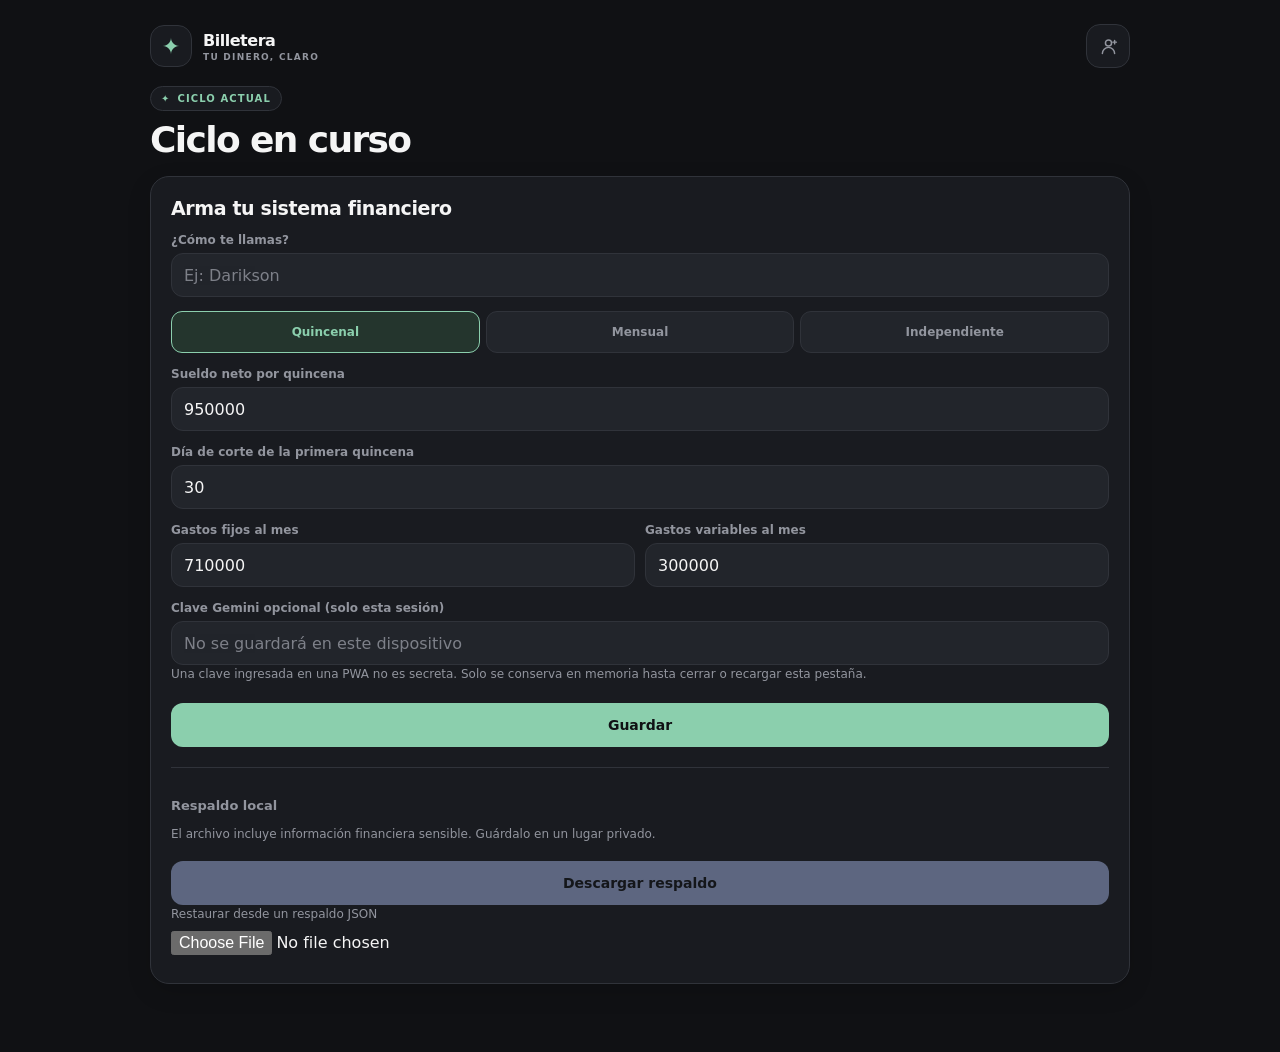
<file: index.html>
<!DOCTYPE html>
<html lang="es">
<head>
  <meta charset="UTF-8">
  <meta name="viewport" content="width=device-width, initial-scale=1.0, viewport-fit=cover">
  <meta name="theme-color" content="#101114">
  <meta name="description" content="Control financiero personal privado y local-first.">
  <meta http-equiv="Content-Security-Policy" content="default-src 'self'; script-src 'self'; style-src 'self' 'unsafe-inline'; img-src 'self' data:; font-src 'self'; connect-src 'self' https://generativelanguage.googleapis.com; object-src 'none'; base-uri 'self'; form-action 'self'">
  <meta name="referrer" content="strict-origin-when-cross-origin">
  <meta name="apple-mobile-web-app-capable" content="yes">
  <meta name="apple-mobile-web-app-status-bar-style" content="black-translucent">
  <meta name="apple-mobile-web-app-title" content="Finanzas">
  <link rel="apple-touch-icon" href="icons/icon-192.png">
  <link rel="manifest" href="./manifest.webmanifest">
  <title>Control Financiero</title>
  <link rel="stylesheet" href="styles.css">
</head>
<body>

  <!-- Vista Principal -->
  <div class="wrap" id="view-inicio">
    <header class="app-header">
      <div class="brand">
        <span class="brand-mark" aria-hidden="true">✦</span>
        <span class="brand-copy"><strong>Billetera</strong><small>TU DINERO, CLARO</small></span>
      </div>
      <button type="button" class="profile-settings" id="openSettings" aria-label="Abrir perfil y configuración">
        <svg viewBox="0 0 24 24" aria-hidden="true" focusable="false"><circle cx="12" cy="8" r="3.5"/><path d="M5 20a7 7 0 0 1 14 0M19 5v4M17 7h4"/></svg>
      </button>
    </header>
    <section class="page-heading" aria-label="Ciclo financiero actual">
      <div class="eyebrow">Ciclo actual</div>
      <h1 id="mainTitle">Ciclo en curso</h1>
    </section>
    <div id="loading" class="loading">Cargando tus datos…</div>
    <div id="app" class="hidden"></div>
  </div>

  <!-- Navegación Inferior para Móviles -->
  <nav class="mobile-nav" id="mobileNav" aria-label="Navegación principal">
    <button type="button" class="mobile-nav-item active" data-mobile-tab="dashboard" aria-label="Inicio" aria-current="page">
      <span class="nav-icon"><svg viewBox="0 0 24 24" aria-hidden="true" focusable="false"><path d="m3 10 9-7 9 7v10a1 1 0 0 1-1 1h-5v-6H9v6H4a1 1 0 0 1-1-1z"/></svg></span>
      <span class="nav-label">Inicio</span>
    </button>
    <button type="button" class="mobile-nav-item" data-mobile-tab="extra" aria-label="Dinero sin asignar">
      <span class="nav-icon"><svg viewBox="0 0 24 24" aria-hidden="true" focusable="false"><rect x="3" y="6" width="18" height="14" rx="2"/><path d="M3 10h18M16 15h2M7 6V4h11"/></svg></span>
      <span class="nav-label">Libre</span>
    </button>
    <button type="button" class="mobile-nav-item nav-action-btn" id="quickExpense" aria-label="Registrar gasto">
      <span class="nav-icon"><svg viewBox="0 0 24 24" aria-hidden="true" focusable="false"><path d="M12 5v14M5 12h14"/></svg></span>
      <span class="nav-label">Registrar</span>
    </button>
    <button type="button" class="mobile-nav-item" data-mobile-tab="goals" aria-label="Metas">
      <span class="nav-icon"><svg viewBox="0 0 24 24" aria-hidden="true" focusable="false"><circle cx="12" cy="12" r="9"/><circle cx="12" cy="12" r="5"/><circle cx="12" cy="12" r="1"/></svg></span>
      <span class="nav-label">Metas</span>
    </button>
    <button type="button" class="mobile-nav-item" data-mobile-tab="loans" aria-label="Préstamos">
      <span class="nav-icon"><svg viewBox="0 0 24 24" aria-hidden="true" focusable="false"><path d="M7 7h13l-3-3M17 17H4l3 3M20 7l-4 4M4 17l4-4"/></svg></span>
      <span class="nav-label">Préstamos</span>
    </button>
    <button type="button" class="mobile-nav-item" data-mobile-tab="assistant" aria-label="Asistente">
      <span class="nav-icon"><svg viewBox="0 0 24 24" aria-hidden="true" focusable="false"><path d="M5 5h14a2 2 0 0 1 2 2v9a2 2 0 0 1-2 2h-7l-5 3v-3H5a2 2 0 0 1-2-2V7a2 2 0 0 1 2-2Z"/><path d="M8 11h.01M12 11h.01M16 11h.01"/></svg></span>
      <span class="nav-label">Asistente</span>
    </button>
    <button type="button" class="mobile-nav-item" data-mobile-tab="settings" aria-label="Ajustes">
      <span class="nav-icon"><svg viewBox="0 0 24 24" aria-hidden="true" focusable="false"><path d="M12 8.5a3.5 3.5 0 1 0 0 7 3.5 3.5 0 0 0 0-7Z"/><path d="m19.4 15 .1.1 1.4 1.1-1.4 2.4-1.7-.7a8 8 0 0 1-1.7 1l-.3 1.8h-2.8l-.3-1.8a8 8 0 0 1-1.7-1l-1.7.7-1.4-2.4 1.4-1.1a7 7 0 0 1 0-2l-1.4-1.1 1.4-2.4 1.7.7a8 8 0 0 1 1.7-1l.3-1.8h2.8l.3 1.8a8 8 0 0 1 1.7 1l1.7-.7 1.4 2.4-1.4 1.1a7 7 0 0 1 0 2Z" transform="translate(-1 -1) scale(1.08)"/></svg></span>
      <span class="nav-label">Ajustes</span>
    </button>
  </nav>

  <!-- Scripts -->
  <script src="./migration.js"></script>
  <script src="./storage.js"></script>
  <script src="./app.js"></script>
</body>
</html>
</file>
<file: styles.css>
:root {
  color-scheme: dark;
  --bg: #101114;
  --surface: #191B20;
  --surface-2: #22252B;
  --text: #F5F5F5;
  --muted: #92959E;
  --accent: #8BCFAD;
  --accent-soft: #24352D;
  --border: #30333A;
  --gold: #D7B978;
  --gold-soft: #342F24;
  --blue: #A7B9E8;
  --blue-soft: #262D3B;
  --coral: #E49A93;
  --coral-soft: #392729;
  --lavender: #BBAEF2;
  --lavender-soft: #2B2837;
  --teal: #8BCFAD;
  --teal-soft: #24352D;
  --pink: #D9A5BF;
  --shadow-soft: 0 8px 24px rgba(0, 0, 0, .14);
  --sat: env(safe-area-inset-top, 0px);
  --sab: env(safe-area-inset-bottom, 0px);
  --sal: env(safe-area-inset-left, 0px);
  --sar: env(safe-area-inset-right, 0px);
}

* {
  box-sizing: border-box;
}

html {
  min-width: 320px;
  scroll-behavior: smooth;
}

body {
  min-height: 100vh;
  margin: 0;
  padding: calc(24px + var(--sat)) calc(20px + var(--sar)) calc(32px + var(--sab)) calc(20px + var(--sal));
  background: var(--bg);
  color: var(--text);
  font-family: Inter, "Segoe UI", system-ui, -apple-system, sans-serif;
  -webkit-font-smoothing: antialiased;
  -webkit-tap-highlight-color: transparent;
  user-select: none;
}

input,
textarea,
.chat-log,
.selectable {
  user-select: text;
}

button,
input,
select,
textarea {
  font: inherit;
  touch-action: manipulation;
}

button {
  min-height: 44px;
  color: inherit;
  cursor: pointer;
  -webkit-tap-highlight-color: transparent;
}

button:disabled {
  cursor: not-allowed;
  opacity: .48;
}

input,
select,
textarea {
  color: var(--text);
}

input::placeholder,
textarea::placeholder {
  color: var(--muted);
  opacity: .82;
}

input[type="checkbox"] {
  accent-color: var(--accent);
}

.wrap {
  width: min(100%, 980px);
  margin: 0 auto;
  padding-bottom: 20px;
}

.app-header {
  display: flex;
  align-items: center;
  justify-content: space-between;
  gap: 16px;
  margin-bottom: 18px;
}

.brand {
  display: flex;
  align-items: center;
  gap: 11px;
}

.brand-mark {
  display: grid;
  width: 42px;
  height: 42px;
  place-items: center;
  border: 1px solid var(--border);
  border-radius: 14px;
  background: var(--surface);
  color: var(--accent);
  font-size: 22px;
}

.brand-copy {
  display: grid;
  gap: 2px;
}

.brand-copy strong {
  font-size: 16px;
  letter-spacing: -.03em;
}

.brand-copy small {
  color: var(--muted);
  font-size: 9px;
  font-weight: 800;
  letter-spacing: .14em;
}

.profile-settings {
  display: grid;
  width: 44px;
  min-width: 44px;
  height: 44px;
  min-height: 44px;
  place-items: center;
  border: 1px solid var(--border);
  border-radius: 14px;
  background: var(--surface);
  color: var(--muted);
}

.profile-settings:hover {
  border-color: var(--accent);
  color: var(--accent);
}

.profile-settings svg {
  width: 21px;
  height: 21px;
  fill: none;
  stroke: currentColor;
  stroke-linecap: round;
  stroke-linejoin: round;
  stroke-width: 1.7;
}

.local-chip {
  display: flex;
  align-items: center;
  gap: 8px;
  max-width: 220px;
  padding: 8px 12px;
  border: 1px solid var(--border);
  border-radius: 999px;
  background: var(--surface);
  color: var(--muted);
  font-size: 11px;
  font-weight: 700;
}

.local-chip span {
  width: 7px;
  height: 7px;
  flex: 0 0 auto;
  border-radius: 50%;
  background: var(--accent);
}

.page-heading {
  margin-bottom: 16px;
}

.eyebrow {
  display: inline-flex;
  align-items: center;
  gap: 7px;
  margin-bottom: 8px;
  padding: 6px 10px;
  border: 1px solid var(--border);
  border-radius: 999px;
  background: var(--surface);
  color: var(--accent);
  font-size: 10px;
  font-weight: 800;
  letter-spacing: .11em;
  text-transform: uppercase;
}

.eyebrow::before {
  content: "✦";
}

h1 {
  margin: 0 0 4px;
  font-size: clamp(27px, 5vw, 36px);
  font-weight: 750;
  letter-spacing: -.045em;
}

.sub {
  margin: 6px 0 0;
  color: var(--muted);
  font-size: 14px;
  line-height: 1.55;
}

.user-greeting {
  margin: 0 0 3px;
  color: var(--accent);
  font-size: 14px;
  font-weight: 750;
}

.user-greeting:empty {
  display: none;
}

.wallet-balance-card {
  margin-bottom: 14px;
  padding: 20px;
  border: 1px solid var(--border);
  border-radius: 20px;
  background: var(--surface);
}

.wallet-card-heading,
.wallet-section-heading {
  display: flex;
  align-items: center;
  justify-content: space-between;
  gap: 12px;
}

.wallet-card-heading {
  color: var(--muted);
  font-size: 13px;
  font-weight: 650;
}

.wallet-cycle-label {
  max-width: 55%;
  overflow: hidden;
  color: var(--accent);
  font-size: 11px;
  text-overflow: ellipsis;
  white-space: nowrap;
}

.wallet-balance-amount {
  display: block;
  margin-top: 12px;
  font-size: clamp(32px, 8vw, 44px);
  font-weight: 760;
  letter-spacing: -.05em;
  line-height: 1.1;
  overflow-wrap: anywhere;
}

.wallet-balance-amount.negative {
  color: var(--coral);
}

.wallet-cycle-note {
  margin: 6px 0 0;
  color: var(--muted);
  font-size: 12px;
}

.wallet-cycle-progress {
  height: 5px;
  margin-top: 15px;
  overflow: hidden;
  border-radius: 999px;
  background: var(--surface-2);
}

.wallet-cycle-progress span {
  display: block;
  height: 100%;
  border-radius: inherit;
  background: var(--accent);
}

.wallet-cycle-progress-label {
  display: flex;
  justify-content: space-between;
  gap: 12px;
  margin-top: 6px;
  color: var(--muted);
  font-size: 10px;
}

.wallet-balance-warning {
  margin: 12px 0 0;
  color: var(--coral);
  font-size: 11px;
  line-height: 1.45;
}

.wallet-balance-breakdown {
  display: grid;
  grid-template-columns: repeat(2, minmax(0, 1fr));
  gap: 12px 10px;
  margin-top: 18px;
  padding-top: 14px;
  border-top: 1px solid var(--border);
}

.wallet-balance-breakdown div {
  display: grid;
  gap: 5px;
}

.wallet-balance-breakdown span {
  color: var(--muted);
  font-size: 11px;
}

.wallet-balance-breakdown b {
  font-size: 13px;
  font-weight: 700;
}

.wallet-free-card {
  display: flex;
  align-items: center;
  justify-content: space-between;
  gap: 14px;
  margin-bottom: 16px;
  padding: 15px 17px;
  border: 1px solid var(--border);
  border-radius: 17px;
  background: var(--surface-2);
}

.wallet-free-card > div {
  display: grid;
  gap: 4px;
}

.wallet-free-card > div span {
  font-size: 13px;
  font-weight: 720;
}

.wallet-free-card small {
  color: var(--muted);
  font-size: 10px;
  line-height: 1.4;
}

.wallet-free-card > strong {
  max-width: 45%;
  color: var(--accent);
  font-size: 14px;
  text-align: right;
  overflow-wrap: anywhere;
}

.wallet-quick-actions {
  display: grid;
  grid-template-columns: repeat(2, minmax(0, 1fr));
  gap: 10px;
  margin-bottom: 24px;
}

.wallet-quick-action {
  display: flex;
  min-height: 54px;
  align-items: center;
  justify-content: center;
  gap: 9px;
  padding: 9px 12px;
  border: 1px solid var(--border);
  border-radius: 15px;
  background: var(--surface-2);
  font-size: 12px;
  font-weight: 700;
  transition: background-color .15s ease, border-color .15s ease;
}

.wallet-quick-action:hover {
  border-color: var(--accent);
  background: var(--accent-soft);
}

.wallet-quick-action > span:first-child {
  display: grid;
  width: 26px;
  height: 26px;
  place-items: center;
  border-radius: 50%;
  background: var(--accent);
  color: var(--bg);
  font-size: 19px;
  line-height: 1;
}

.wallet-quick-action.income > span:first-child {
  background: var(--blue);
}

.wallet-section {
  margin: 0 0 18px;
}

.wallet-section-heading {
  margin-bottom: 8px;
}

.wallet-section-heading h2,
.wallet-disclosure-content h2 {
  margin: 0;
  font-size: 17px;
  font-weight: 740;
  letter-spacing: -.025em;
}

.wallet-text-action {
  min-height: 38px;
  padding: 6px 4px;
  border: 0;
  background: transparent;
  color: var(--accent);
  font-size: 12px;
  font-weight: 700;
}

.wallet-activity-list {
  padding: 0 14px;
  border: 1px solid var(--border);
  border-radius: 17px;
  background: var(--surface);
}

.wallet-activity-item {
  display: grid;
  grid-template-columns: 36px minmax(0, 1fr) auto;
  align-items: center;
  gap: 11px;
  min-height: 65px;
  padding: 10px 0;
  border-bottom: 1px solid var(--border);
}

.wallet-activity-item:last-child {
  border-bottom: 0;
}

.wallet-activity-icon {
  display: grid;
  width: 34px;
  height: 34px;
  place-items: center;
  border-radius: 50%;
  background: var(--coral-soft);
  color: var(--coral);
  font-size: 19px;
  font-weight: 600;
}

.wallet-activity-icon.income {
  background: var(--accent-soft);
  color: var(--accent);
}

.wallet-activity-copy {
  min-width: 0;
}

.wallet-activity-copy strong,
.wallet-activity-copy small {
  display: block;
  overflow-wrap: anywhere;
}

.wallet-activity-copy strong {
  font-size: 13px;
  font-weight: 680;
}

.wallet-activity-copy small {
  margin-top: 4px;
  color: var(--muted);
  font-size: 10px;
  line-height: 1.4;
}

.wallet-activity-value {
  display: flex;
  align-items: center;
  gap: 6px;
}

.wallet-activity-value .del {
  min-width: 34px;
  min-height: 34px;
  padding: 4px;
}

.wallet-activity-amount {
  font-size: 12px;
  font-weight: 720;
  white-space: nowrap;
}

.wallet-activity-amount.expense {
  color: var(--text);
}

.wallet-activity-amount.income {
  color: var(--accent);
}

.wallet-disclosure {
  margin: 10px 0;
  border: 1px solid var(--border);
  border-radius: 15px;
  background: var(--surface);
}

.wallet-disclosure > summary {
  min-height: 50px;
  padding: 15px 16px;
  color: var(--text);
  cursor: pointer;
  font-size: 13px;
  font-weight: 700;
  list-style-position: inside;
}

.wallet-disclosure[open] > summary {
  border-bottom: 1px solid var(--border);
  color: var(--accent);
}

.wallet-disclosure-content {
  padding: 16px;
}

.wallet-disclosure-content h2 {
  margin-bottom: 12px;
}

.wallet-disclosure-content h3 {
  margin: 20px 0 8px;
  color: var(--muted);
  font-size: 13px;
}

.wallet-disclosure-content .moves {
  margin-top: 0;
}

.wallet-archive-title {
  margin-top: 24px !important;
}

.wallet-history-note {
  margin: 0 0 10px;
  color: var(--muted);
  font-size: 11px;
  line-height: 1.5;
}

.wallet-history-cycle {
  padding: 12px 0;
  border-bottom: 1px solid var(--border);
}

.wallet-history-cycle:last-child {
  border-bottom: 0;
}

.wallet-history-cycle details > summary {
  display: flex;
  flex-wrap: wrap;
  justify-content: space-between;
  align-items: center;
  gap: 10px;
  cursor: pointer;
  list-style-position: inside;
}

.wallet-history-cycle details > summary > span:first-child {
  display: grid;
  gap: 3px;
}

.wallet-history-cycle strong {
  font-size: 12px;
}

.wallet-history-cycle small {
  color: var(--muted);
  font-size: 10px;
}

.wallet-history-totals {
  display: flex;
  justify-content: space-between;
  gap: 12px;
  color: var(--muted);
  font-size: 11px;
}

.wallet-history-totals b {
  margin-left: 4px;
  color: var(--text);
  font-weight: 650;
}

.wallet-history-period-content {
  padding-top: 8px;
}

.tabs {
  display: flex;
  gap: 5px;
  margin-bottom: 20px;
  padding: 5px;
  overflow-x: auto;
  border: 1px solid var(--border);
  border-radius: 16px;
  background: var(--surface);
}

.tab {
  min-height: 40px;
  margin: 0;
  padding: 8px 13px;
  border: 0;
  border-radius: 11px;
  background: transparent;
  color: var(--muted);
  font-size: 12px;
  font-weight: 700;
  white-space: nowrap;
}

.tab:hover:not(.active) {
  background: var(--surface-2);
  color: var(--text);
}

.tab.active {
  background: var(--surface-2);
  color: var(--accent);
}

.hero {
  margin-bottom: 16px;
  padding: 24px;
  overflow: hidden;
  border: 1px solid var(--border);
  border-left: 3px solid var(--accent);
  border-radius: 20px;
  background: var(--surface);
  color: var(--text);
}

.hero-top {
  display: flex;
  align-items: flex-start;
  justify-content: space-between;
  gap: 16px;
  flex-wrap: wrap;
}

.hero-label {
  color: var(--muted);
  font-size: 11px;
  font-weight: 750;
  letter-spacing: .1em;
  text-transform: uppercase;
}

.days-num {
  margin: 5px 0 0;
  color: var(--text);
  font-size: clamp(34px, 7vw, 48px);
  font-weight: 750;
  letter-spacing: -.045em;
  line-height: 1.05;
}

.days-num span {
  display: block;
  margin-top: 5px;
  color: var(--muted);
  font-size: 12px;
  font-weight: 500;
  letter-spacing: 0;
}

.timeline {
  display: flex;
  align-items: center;
  gap: 4px;
  margin-top: 18px;
}

.tick {
  height: 10px;
  flex: 1;
  border: 1px solid var(--border);
  border-radius: 999px;
  background: var(--surface-2);
}

.tick.filled {
  border-color: var(--accent);
  background: var(--accent);
}

.tick.today {
  border-color: var(--gold);
  background: var(--gold);
}

.coin {
  display: flex;
  width: 26px;
  height: 26px;
  flex: 0 0 auto;
  align-items: center;
  justify-content: center;
  margin-left: 4px;
  border-radius: 50%;
  background: var(--accent);
  color: var(--bg);
  font-size: 13px;
  font-weight: 800;
}

.timeline-caption {
  display: flex;
  justify-content: space-between;
  gap: 12px;
  margin-top: 8px;
  color: var(--muted);
  font-size: 11px;
  font-weight: 650;
}

.incomebar {
  display: flex;
  align-items: center;
  justify-content: space-between;
  gap: 12px;
  margin-bottom: 14px;
  padding: 12px 16px;
  border: 1px solid var(--border);
  border-radius: 15px;
  background: var(--surface-2);
  color: var(--muted);
  font-size: 13px;
  font-weight: 600;
}

.incomebar b,
.income-value b {
  color: var(--accent);
  font-size: 15px;
}

.alert {
  display: flex;
  align-items: flex-start;
  gap: 10px;
  margin-bottom: 12px;
  padding: 12px 14px;
  border: 1px solid var(--border);
  border-radius: 14px;
  font-size: 13px;
  font-weight: 550;
  line-height: 1.45;
}

.alert.warn {
  border-color: #51452D;
  background: var(--gold-soft);
  color: #E5CF9E;
}

.alert.danger {
  border-color: #563638;
  background: var(--coral-soft);
  color: #F0B4AE;
}

.notice-message {
  flex: 1;
}

.notice-dismiss {
  min-width: 32px;
  min-height: 32px;
  margin: -4px -5px 0 0;
  padding: 0;
  border: 0;
  border-radius: 9px;
  background: transparent;
  color: currentColor;
  font-size: 22px;
  line-height: 1;
}

.notice-dismiss:hover {
  background: rgba(255, 255, 255, .08);
}

.panel,
.bucket {
  margin-bottom: 16px;
  padding: 20px;
  border: 1px solid var(--border);
  border-radius: 19px;
  background: var(--surface);
  box-shadow: var(--shadow-soft);
}

.panel h2 {
  margin: 0 0 14px;
  color: var(--text);
  font-size: 19px;
  font-weight: 750;
  letter-spacing: -.02em;
}

.panel h3 {
  margin: 18px 0 10px;
  color: var(--muted);
  font-size: 13px;
  font-weight: 750;
}

.field {
  margin-bottom: 14px;
}

.field label {
  display: block;
  margin-bottom: 6px;
  color: var(--muted);
  font-size: 12px;
  font-weight: 650;
}

.field input,
.field select,
.expense-form input,
.expense-form select,
.goal-add input,
.chat-input input {
  min-height: 44px;
  border: 1px solid var(--border);
  border-radius: 12px;
  background: var(--surface-2);
  color: var(--text);
}

.field input,
.field select {
  width: 100%;
  padding: 10px 12px;
}

.field input:focus-visible,
.field select:focus-visible,
.expense-form input:focus-visible,
.expense-form select:focus-visible,
.goal-add input:focus-visible,
.chat-input input:focus-visible {
  border-color: var(--accent);
  outline: 2px solid rgba(139, 207, 173, .35);
  outline-offset: 1px;
}

.row2 {
  display: grid;
  grid-template-columns: repeat(2, minmax(0, 1fr));
  gap: 10px;
}

.btn,
.expense-form button,
.goal-add button,
.chat-input button {
  border: 1px solid transparent;
  background: var(--accent);
  color: #101114;
  font-weight: 750;
}

.btn {
  width: 100%;
  margin-top: 6px;
  padding: 11px 16px;
  border-radius: 12px;
  font-size: 14px;
}

.btn:hover,
.expense-form button:hover,
.goal-add button:hover,
.chat-input button:hover {
  filter: brightness(1.06);
}

.btn:active,
.expense-form button:active,
.goal-add button:active,
.chat-input button:active,
.mobile-nav-item:active {
  transform: scale(.98);
}

.btn-gold {
  background: var(--gold);
}

.btn-blue {
  background: var(--blue);
}

.buckets {
  display: grid;
  grid-template-columns: repeat(2, minmax(0, 1fr));
  gap: 12px;
  margin-bottom: 14px;
}

.bucket {
  position: relative;
  margin: 0;
  padding: 17px;
  overflow: hidden;
}

.bucket::before {
  position: absolute;
  inset: 0 auto 0 0;
  width: 3px;
  background: var(--accent);
  content: "";
  pointer-events: none;
}

.bucket.libre::before {
  background: var(--blue);
}

.bucket.over {
  border-color: #563638;
  background: var(--coral-soft);
}

.bucket-label {
  margin-bottom: 6px;
  color: var(--muted);
  font-size: 11px;
  font-weight: 750;
  letter-spacing: .08em;
  text-transform: uppercase;
}

.bucket.fijos .bucket-label,
.bucket.libre .bucket-label {
  color: var(--muted);
}

.bucket-amt {
  margin-bottom: 9px;
  color: var(--text);
  font-size: 22px;
  font-weight: 750;
  letter-spacing: -.02em;
}

.bar {
  height: 8px;
  margin-bottom: 8px;
  overflow: hidden;
  border-radius: 999px;
  background: var(--surface-2);
}

.bar-fill {
  height: 100%;
  border-radius: inherit;
  background: var(--accent);
}

.bucket.fijos .bar-fill,
.bucket.libre .bar-fill,
.panel .bar-fill,
.goal .bar-fill,
.goal-fill {
  background: var(--accent);
}

.bucket-detail {
  color: var(--muted);
  font-size: 12px;
  line-height: 1.5;
}

.bucket-detail b {
  color: var(--text);
  font-weight: 700;
}

.sinasignar {
  position: relative;
  margin-bottom: 16px;
  padding: 18px 20px;
  overflow: hidden;
  border: 1px solid var(--border);
  border-radius: 18px;
  background: var(--surface);
}

.sinasignar::after {
  position: absolute;
  top: -40px;
  right: -24px;
  width: 120px;
  height: 120px;
  border: 1px solid var(--border);
  border-radius: 50%;
  content: "";
  pointer-events: none;
}

.sinasignar .amt,
.sinasignar .lbl,
.sinasignar .note {
  position: relative;
  z-index: 1;
}

.sinasignar .amt {
  margin: 4px 0;
  color: var(--accent);
  font-size: clamp(25px, 5vw, 32px);
  font-weight: 750;
  letter-spacing: -.035em;
}

.sinasignar .lbl {
  color: var(--muted);
  font-size: 11px;
  font-weight: 750;
  letter-spacing: .08em;
  text-transform: uppercase;
}

.sinasignar .note {
  color: var(--muted);
  font-size: 12px;
}

.expense-form {
  display: flex;
  flex-wrap: wrap;
  gap: 8px;
  margin-top: 6px;
}

.expense-form input,
.expense-form select {
  padding: 9px 11px;
  font-size: 14px;
}

.expense-form input[type="number"] {
  min-width: 90px;
  flex: 1;
}

.expense-form input[type="text"] {
  min-width: 120px;
  flex: 2;
}

.expense-form select {
  min-width: 110px;
  flex: 1;
}

.expense-form button {
  min-height: 44px;
  padding: 9px 16px;
  border-radius: 11px;
  font-size: 13px;
}

.moves {
  margin: 14px 0 0;
  padding: 0;
  list-style: none;
}

.moves li {
  display: flex;
  align-items: center;
  justify-content: space-between;
  gap: 8px;
  padding: 11px 4px;
  border-bottom: 1px solid var(--border);
  font-size: 13px;
}

.moves li:last-child {
  border-bottom: 0;
}

.moves small {
  display: block;
  margin-top: 4px;
  color: var(--muted);
  font-size: 11px;
}

.tag {
  display: inline-block;
  margin: 3px 4px 3px 0;
  padding: 3px 8px;
  border-radius: 999px;
  background: var(--surface-2);
  color: var(--muted);
  font-size: 10px;
  font-weight: 700;
  white-space: nowrap;
}

.del {
  min-width: 34px;
  min-height: 34px;
  padding: 0 4px;
  border: 0;
  border-radius: 9px;
  background: transparent;
  color: var(--muted);
  font-size: 15px;
}

.del:hover {
  background: var(--coral-soft);
  color: var(--coral);
}

.err {
  margin-top: 6px;
  color: var(--coral);
  font-size: 12px;
  font-weight: 650;
}

.ok {
  margin-top: 6px;
  color: var(--accent);
  font-size: 12px;
  font-weight: 650;
}

.empty,
.loading {
  color: var(--muted);
  font-size: 13px;
}

.empty {
  padding: 12px 0;
}

.loading {
  padding: 36px 0;
  text-align: center;
}

.hidden {
  display: none;
}

.goal {
  position: relative;
  margin-bottom: 10px;
  padding: 14px 16px;
  border: 1px solid var(--border);
  border-radius: 16px;
  background: var(--surface-2);
}

.goal-top {
  display: flex;
  justify-content: space-between;
  gap: 10px;
  margin-bottom: 8px;
  padding-right: 22px;
  font-size: 14px;
}

.goal-top .name {
  color: var(--text);
  font-weight: 750;
}

.goal-top .amt {
  color: var(--muted);
  font-size: 12px;
  font-weight: 650;
}

.goal-details {
  color: var(--muted);
}

.goal .del {
  position: absolute;
  top: 8px;
  right: 8px;
}

.goal-add {
  display: flex;
  gap: 6px;
  margin-top: 10px;
}

.goal-add input {
  min-width: 0;
  padding: 8px 10px;
  flex: 1;
  font-size: 13px;
}

.goal-add button {
  min-height: 42px;
  padding: 8px 13px;
  border-radius: 10px;
  font-size: 12px;
}

.chat-log {
  display: flex;
  max-height: 420px;
  flex-direction: column;
  gap: 10px;
  margin-bottom: 15px;
  padding-right: 2px;
  overflow-y: auto;
}

.bubble {
  max-width: 85%;
  padding: 11px 14px;
  border-radius: 16px;
  font-size: 14px;
  font-weight: 500;
  line-height: 1.5;
  white-space: pre-wrap;
}

.bubble.user {
  align-self: flex-end;
  border-bottom-right-radius: 4px;
  background: var(--accent-soft);
  color: var(--text);
}

.bubble.bot {
  align-self: flex-start;
  border: 1px solid var(--border);
  border-bottom-left-radius: 4px;
  background: var(--surface-2);
  color: var(--text);
}

.chat-input {
  display: flex;
  gap: 8px;
}

.chat-input input {
  min-width: 0;
  padding: 10px 14px;
  flex: 1;
  font-size: 14px;
}

.chat-input button {
  min-width: 50px;
  padding: 0 16px;
  border-radius: 11px;
}

.quick {
  display: flex;
  flex-wrap: wrap;
  gap: 6px;
  margin-bottom: 14px;
}

.quick button {
  min-height: 38px;
  padding: 7px 12px;
  border: 1px solid var(--border);
  border-radius: 999px;
  background: var(--surface-2);
  color: var(--text);
  font-size: 12px;
  font-weight: 650;
}

.quick button:hover {
  border-color: var(--accent);
  color: var(--accent);
}

.freq-toggle {
  display: flex;
  gap: 6px;
}

.freqBtn {
  min-height: 42px;
  padding: 8px;
  flex: 1;
  border: 1px solid var(--border);
  border-radius: 11px;
  background: var(--surface-2);
  color: var(--muted);
  font-size: 12px;
  font-weight: 700;
  text-align: center;
}

.freqBtn.active {
  border-color: var(--accent);
  background: var(--accent-soft);
  color: var(--accent);
}

.confirm-bar {
  margin-bottom: 12px;
  padding: 12px 14px;
  border: 1px solid var(--border);
  border-radius: 14px;
  background: var(--surface-2);
}

.tag-toggle {
  min-height: 34px;
  padding: 4px 9px;
  border: 1px solid var(--border);
  border-radius: 9px;
  background: var(--surface-2);
  color: var(--muted);
  font-size: 12px;
  font-weight: 650;
}

.tag-toggle.pendiente {
  color: var(--gold);
}

.tag-toggle.pagado {
  color: var(--accent);
}

.sr-only {
  position: absolute;
  width: 1px;
  height: 1px;
  padding: 0;
  margin: -1px;
  overflow: hidden;
  clip: rect(0, 0, 0, 0);
  white-space: nowrap;
  border: 0;
}

:focus-visible {
  outline: 2px solid var(--accent);
  outline-offset: 2px;
}

.assistant-consent {
  display: flex;
  align-items: flex-start;
  gap: 8px;
  margin-top: 14px;
  color: var(--muted);
  font-size: 13px;
  line-height: 1.45;
}

.assistant-consent input {
  width: 20px;
  height: 20px;
  margin: 0;
  flex: 0 0 auto;
}

.backup-tools {
  margin-top: 20px;
  padding-top: 12px;
  border-top: 1px solid var(--border);
}

.backup-tools p,
.backup-tools label,
.field small {
  display: block;
  color: var(--muted);
  font-size: 12px;
  line-height: 1.5;
}

.backup-tools input[type="file"] {
  display: block;
  width: 100%;
  margin: 8px 0;
}

.native-detection-settings {
  margin-top: 20px;
  padding-top: 12px;
  border-top: 1px solid var(--border);
}

.native-detection-settings p {
  color: var(--muted);
  font-size: 12px;
  line-height: 1.5;
}

.native-detection-settings .btn {
  display: block;
  text-align: center;
  text-decoration: none;
}

.mobile-nav {
  display: none;
  position: fixed;
  z-index: 1000;
  right: 12px;
  bottom: calc(8px + var(--sab));
  left: 12px;
  height: calc(70px + var(--sab));
  align-items: center;
  justify-content: space-around;
  padding: 5px 5px var(--sab);
  border: 1px solid var(--border);
  border-radius: 18px;
  background: rgba(25, 27, 32, .97);
  box-shadow: 0 8px 24px rgba(0, 0, 0, .28);
  pointer-events: auto;
  isolation: isolate;
}

.mobile-nav[hidden] {
  display: none !important;
}

.mobile-nav-item {
  display: flex;
  min-width: 0;
  min-height: 52px;
  align-items: center;
  justify-content: center;
  padding: 3px 2px;
  flex: 1 1 0;
  flex-direction: column;
  gap: 3px;
  border: 0;
  border-radius: 12px;
  background: transparent;
  color: var(--muted);
  font-size: .62rem;
  font-weight: 650;
  line-height: 1.05;
  text-align: center;
  pointer-events: auto;
}

.mobile-nav-item:hover,
.mobile-nav-item.active {
  background: var(--surface-2);
  color: var(--accent);
}

.nav-icon {
  display: grid;
  width: 22px;
  height: 22px;
  place-items: center;
}

.nav-icon svg {
  display: block;
  width: 20px;
  height: 20px;
  fill: none;
  stroke: currentColor;
  stroke-linecap: round;
  stroke-linejoin: round;
  stroke-width: 1.7;
}

.mobile-nav-item.nav-action-btn {
  color: var(--text);
}

.mobile-nav-item.nav-action-btn .nav-icon {
  width: 34px;
  height: 34px;
  margin-top: -6px;
  border-radius: 50%;
  background: var(--accent);
  color: var(--bg);
}

.mobile-nav-item.nav-action-btn .nav-icon svg {
  width: 19px;
  height: 19px;
  stroke-width: 2;
}

@media (max-width: 767px) {
  body {
    padding: calc(18px + var(--sat)) calc(14px + var(--sar)) calc(100px + var(--sab)) calc(14px + var(--sal));
  }

  .wrap {
    padding-bottom: 8px;
  }

  .app-header {
    margin-bottom: 16px;
  }

  .local-chip {
    max-width: 150px;
    font-size: 10px;
    line-height: 1.25;
  }

  .tabs {
    display: none;
  }

  .mobile-nav {
    display: flex;
  }

  .hero {
    padding: 20px 17px;
  }

  .wallet-balance-card {
    padding: 18px 16px;
  }

  .wallet-quick-actions {
    gap: 8px;
    margin-bottom: 20px;
  }

  .wallet-quick-action {
    gap: 6px;
    padding: 8px;
    font-size: 11px;
  }

  .panel {
    padding: 18px 15px;
  }

  .row2,
  .buckets {
    grid-template-columns: 1fr;
  }
}

@media (max-width: 380px) {
  .mobile-nav {
    right: 7px;
    left: 7px;
    padding-right: 3px;
    padding-left: 3px;
  }

  .mobile-nav-item {
    padding-right: 1px;
    padding-left: 1px;
    font-size: .57rem;
  }

  .nav-icon {
    width: 20px;
    height: 20px;
  }

  .nav-icon svg {
    width: 18px;
    height: 18px;
  }
}

@media (prefers-reduced-motion: reduce) {
  *,
  *::before,
  *::after {
    scroll-behavior: auto !important;
    transition-duration: .01ms !important;
  }
}
</file>
